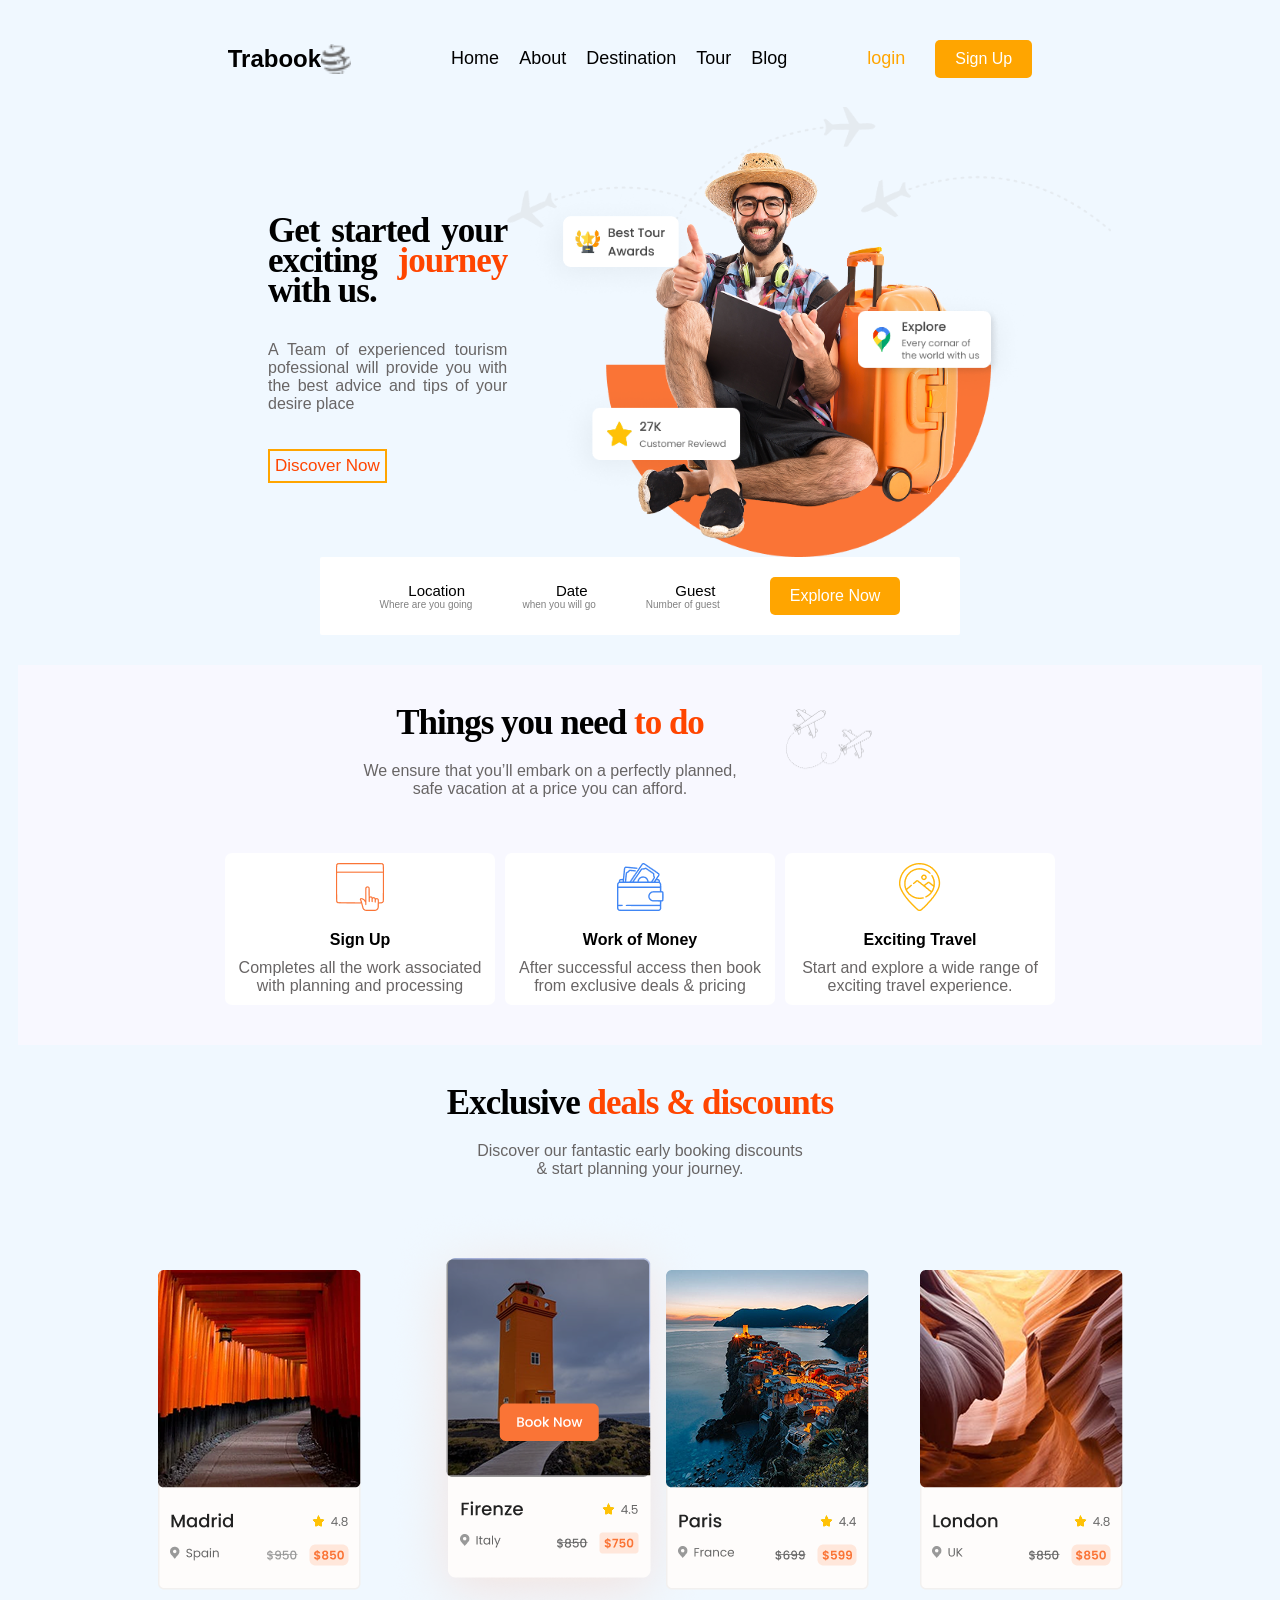
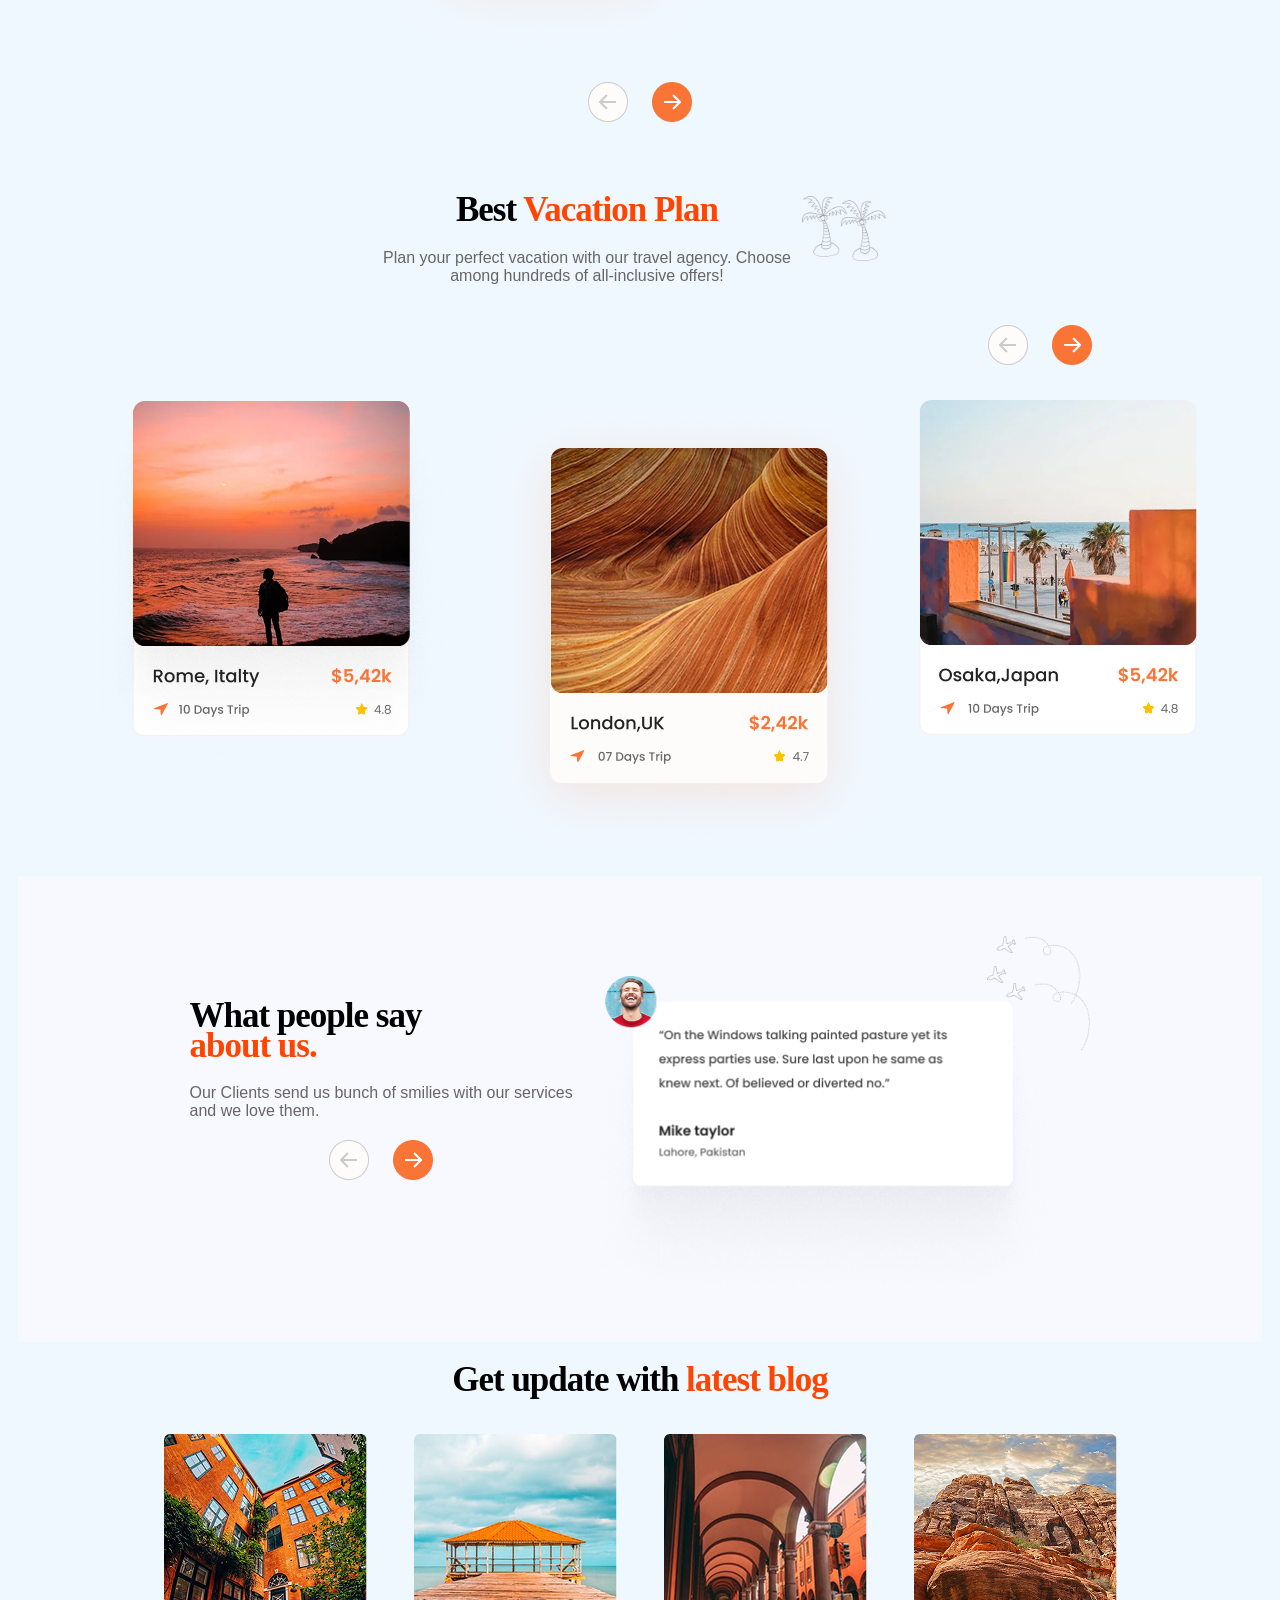
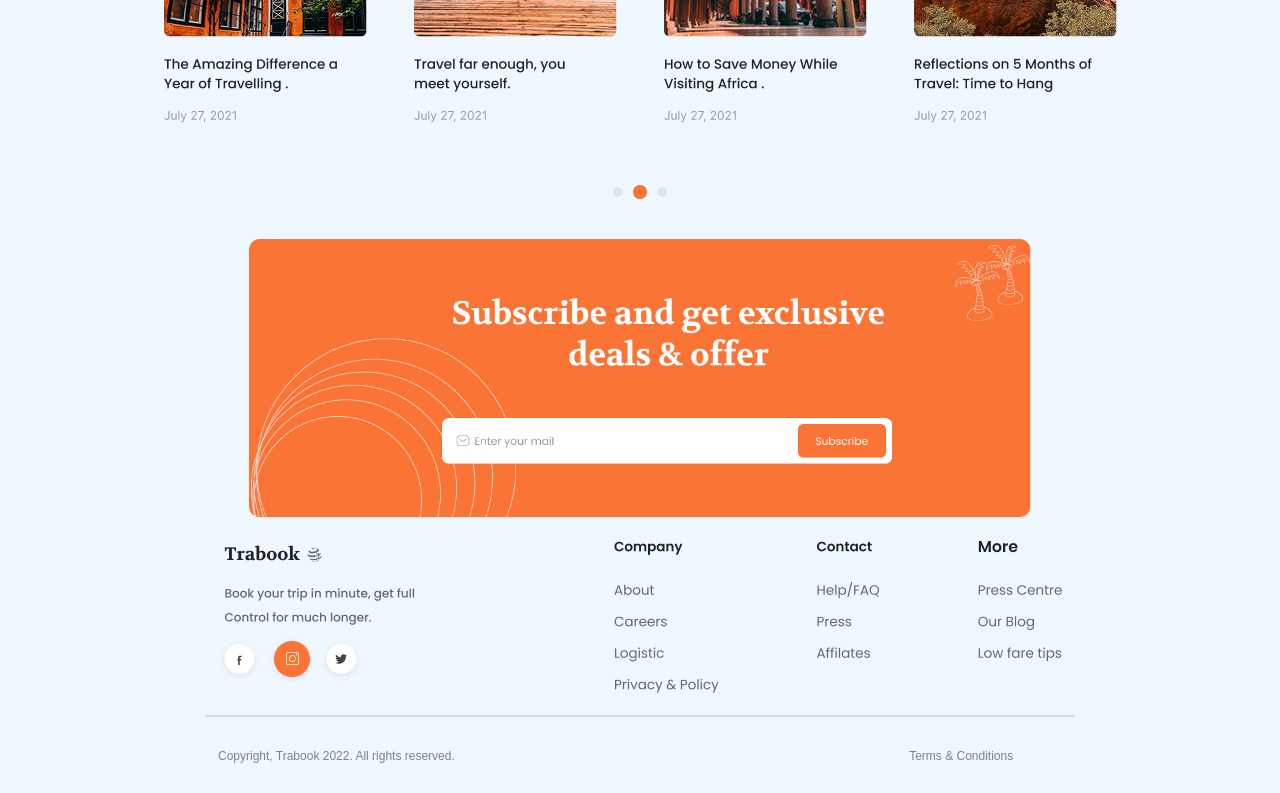
<file: index.html>
<html xmlns="http://www.w3.org/1999/xhtml">
    <head>
        <meta charset="UTF-8">
         <meta name="viewport" content="width=device-width, initial-scale=1.0">
          <link rel="stylesheet" href="./style.css" />
        <body>
            <!-- page1 header section -->
            <div class="flex gap-5 removespace">
                <h2 >Trabook</h2>
                <img src="./assets/globe.png"  width="30px" height="30px" class="logo"/>
                <p class="marginf justify-between">Home</p>
                <p class="marginf">About</p>
                <p class="marginf">Destination</p>
                <p class="marginf">Tour</p>
                <p class="marginf">Blog</p>
                <div class="flex">
                    <p class="color loginmargin">login</p>
                    <button class="button-style">Sign Up</button>
                </div>
            </div>
            <!-- Middle section -->
            <div class="flex removespace">   
                <div class="text-wrap size" >
                    <div>
                        <p class="font-style">Get started your exciting <span class="highlight">journey</span> with us.</p>
                    </div> 
                    <div calss="marginf">
                        <p class="font-colors"> A Team of experienced tourism pofessional will provide you with the best advice and tips of your desire place</p>
                    </div>
                    <div class="discoverbutton">Discover Now</div>
                </div>
                <!-- Image -->
                <div>
                    <img src="./assets/person.png" class="img-details" />
                </div>
            </div> 

             <!-- Footer section -->
            <div class="flex footer-background">
                <div>
                    <div class="footer-style">Location</div>
                    <div class="subfooter-style">Where are you going</div>
                </div>
                <div>
                    <div class="footer-style">Date</div>
                    <div class="subfooter-style">when you will go</div>
                </div>
                <div>
                    <div class="footer-style">Guest</div>
                    <div class="subfooter-style">Number of guest</div>
                </div>
                <button class="button-style">Explore Now</button>
            </div>
            <!-- page1 end -->

            <!-- Page 2  start-->
             <div class="page2color">
                <div class="flex text-align">
                    <div class="text-align">
                        <h1 class="font-style">Things you need <span class="highlight">to do</span></h1>
                        <div class="font-colors text-wrap2">We ensure that you’ll embark on a perfectly planned, <br>safe vacation at a price you can afford.</div> 
                    </div>
                    <div>
                        <img src="./assets/flight.png" class="flight-imgpro" />
                    </div>
                </div>
                <div class="flex rectgap">
                    <div class=" rectpro">
                        <img src="./assets/signup.png"/>
                        <div class="bold-text signup-pro" >Sign Up</div>
                        <div class="font-colors">Completes all the work associated with planning and processing</div>
                    </div>
                    <div class=" rectpro">
                        <img src="./assets/worthmoney.png"/>
                        <div class="bold-text signup-pro" >Work of Money</div>
                        <div class="font-colors">After successful access then book from exclusive deals & pricing</div>
                    </div>
                    <div class=" rectpro">
                        <img src="./assets/excitingtravel.png"/>
                        <div class="bold-text signup-pro">Exciting Travel</div>
                        <div class="font-colors">Start and explore a wide range of exciting travel experience.</div>
                    </div>
                </div>
           </div> 
           <!-- Page 2 end -->
           <!-- Page 3 start Exclusive Deals and Discount -->
            <div>
                <div class="flex text-align">
                    <div>
                        <h1 class="font-style">Exclusive <span class="highlight">deals & discounts</span></h1>
                        <div class="font-colors text-wrap2">Discover our fantastic early booking discounts <br> & start planning your journey.</div> 
                    </div>
                </div>
                <div class="flex ">
                    <div class=" eddrectpro">
                        <img src="./assets/Madrid.png" />
                    </div>
                    <div class=" eddrectpro">
                        <img src="./assets/Firenze.png"/>
                    </div>
                    <div class=" eddrectpro">
                        <img src="./assets/Paris.png"/>
                    </div>
                    <div class=" eddrectpro">
                        <img src="./assets/London.png"/>
                    </div>
                </div>
                <div class="flex"><img src="./assets/Slider-btn.png" class="eddsliderbutton"></div> 
            </div>
            <!-- Page 3 end Exclusive Deals and Discount -->

            <!-- Page 4 start Best vacation plan  -->
             <div>
                <div class="flex text-align">
                    <div>
                        <h1 class="font-style">Best <span class="highlight">Vacation Plan</span></h1>
                        <div class="font-colors text-wrap2">Plan your perfect vacation with our travel agency. Choose <br> among hundreds of all-inclusive offers!</div> 
                    </div>
                    <div>
                        <img src="./assets/coconuttree.png" class="coconut-imgpro" />
                    </div>
                </div>
                <div class="flex"><img src="./assets/Slider-btn.png" class="bvsliderbutton"></div>
             </div>
             <div class="flex bvprectgap">
                    <div class=" bvprectpro">
                        <img src="./assets/Rome.png" />
                    </div>
                    <div class=" bvprectpro">
                        <img src="./assets/LondonUk.png"/>
                    </div>
                    <div class=" bvprectpro">
                        <img src="./assets/Osaka.png"/>
                    </div>
             </div>
            <!-- page 4 end Best vacation plan  -->
            <!-- Page 5 start about -->
              <div class="flex page2color aboutgap">
                    <div class="text-align">
                        <div>
                            <h1 class="aboutfont-style">What people say <br> <span class="highlight">about us.</span></h1>
                            <div class="font-colors abouttext-wrap2">Our Clients send us bunch of smilies with our services <br>and we love them.</div> 
                        </div>
                        <div>
                            <img src="./assets/Slider-btn.png" class="aboutsliderbutton" />
                        </div>
                    </div>
                    <div class="right-section mikeChris-pro">
                        <div><img src="./assets/flight3.png" class="flight3-imgpro"/></div>
                        <div><img src="./assets/mike_taylor.png" class="mike-img"/></div>
                        <!-- <div class=" chrisborder chrisfont-style">
                            <p class="bold-text">Chris Thomas</p> <br>
                             <span class="subfooter-style ceoredpara-pro">CEO of Red Button</span>
                        </div> -->
                    </div>
              </div>
                <!-- Page 5 end about -->
                <!-- Page 6 start Get update with latest blog -->
             <div>
                <div class="text-align">
                            <h1 class="font-style">Get update with <span class="highlight">latest blog</span></h1>
                </div>

                <div class="flex ">
                    <div class=" latestblogpro">
                        <img src="./assets/amzdif.png" />
                    </div>
                    <div class=" latestblogpro">
                        <img src="./assets/trvleno.png"/>
                    </div>
                    <div class=" latestblogpro">
                        <img src="./assets/savemon.png"/>
                    </div>
                    <div class=" latestblogpro">
                        <img src="./assets/reflect.png"/>
                    </div>
                </div>
                <div class="flex">
                    <img src="./assets/dots.png" class="text-align">
                </div>
             </div>
                 <!-- page 6 end Get update with latest blog -->
                  <!-- page 7 start footer section -->
                   <div class="flex">
                    <img src="./assets/Subscribe.png" class="text-align subscribefooter">
                   </div>
                   <div class="flex trabookcontent">
                        <div>
                            <img src="./assets/trabookcontent.png" >
                        </div>
                        <div>
                            <img src="./assets/trabookcontent (2).png" >
                        </div>
                   </div>
                   <div class="line linestyle"></div>
                   <div class="flex footer-style">
                    <div class="linestyle copyright-style"> <p >Copyright, Trabook 2022. All rights reserved.</p></div>
                    <div class="linestyle termscondition-style"><p >Terms & Conditions</p></div>
                   </div>
                   <!--page 7 end footer section -->
        </body>
    </head>
</html>
</file>
<file: style.css>
html,body{
                margin-top: 0Px;
                padding: 5px;
                font-family: Arial, sans-serif;
                align-items: center;
                background-color:aliceblue
            }
            .flex{
                display: flex;
                padding: 20px;
                align-items: center;
                justify-content: center;
            }
            .logo{
                margin-right:100px;
                padding:0px;   
            }
            .loginmargin{
                padding-left: 40px;;
                margin-right: 30px;
                font-size: 18px;

            }
            .marginf{
                margin-right: 20px;
                font-size: 18px;
                align-items: center;
            }
            .font-colors{
                color: rgb(104, 101, 101);
            }
            .button-style{
                padding: 10px 20px;
                background-color: orange;
                border: none;
                border-radius: 5px;
                color: white;
                font-size: 16px;
                cursor: pointer;
            }
            .color{
                color: orange;
                 cursor: pointer;
            }
            .highlight{
                color:orangered;
            }  
            .size{
                width:20%;
                height:auto;
                margin: 0;
                padding: 0;
               
            }
            .font-style{
                font-family:'Times New Roman', Times, serif; 
                font-size: 35px; 
                font-weight: bold;
                line-height: 30px;
                letter-spacing:-1px;
            }      
            .text-wrap{ 
                text-align: justify;
                padding-left: 250px;
                margin-top:0px;
                
            }
            .discoverbutton{
                color:orangered;
                border-color: orange;
                font-size: 17px;
                padding: 5px 5px;
                display: inline-block;
                margin-top: 20px;
                border: 2px solid orange;
            }
            .img-details{
                width:80%;
                height:auto;
            }
            .removespace{
                margin: 0;
                padding: 0;
            }
            .footer-style{
                margin-right: 50px;
                font-size: 15px;
                align-items: center;

            }
            .footer-background{
                width: 600px; 
                text-align: center;
                background-color:white;
                padding: 20px;
                border-radius: 2px;
                margin-top: 20px;
                margin:auto;
                justify-content: center;
                margin-bottom: 30px;
            } 
            .subfooter-style{
                margin-right: 50px;
                font-size: 10px;
                align-items: center;
                color:grey;
            }
            /* page2 */
            .page2color{
                background-color: ghostwhite;
            }
            .text-align{
                text-align: center;
            }
            .text-wrap2{
                text-align: center;
                flex-wrap: wrap;
   
            }
            .flight-imgpro{
                width: 50%;
                height: auto;
            }
            .bold-text{
                font-weight: bold;
            }
            .signup-pro{
                padding-top: 20px;
                padding-bottom: 10px;
            }
            .rectpro{
                width: 250px;
                text-align: center;
                background-color: white;
                padding: 10px;
                border-radius: 7px;
                margin-top: 15px;
                justify-content: center;
                margin-bottom: 20px;
            }
            .rectgap{
                gap:10px;
            }
            .eddrectpro{
                width: 20%;
                height: 20%;
                flex-shrink: 0;
                object-fit: cover;
                flex-wrap: wrap;
                text-align: center;
                padding: 2px;
                margin-top: -10px;
                justify-content: center;
                margin-bottom: -10px;
                align-items: flex-start;
                gap: 20px;
                flex: 0 1 250px;
            } 
            .eddrectgap{
                gap:0px;
            }
            .eddsliderbutton{
                margin: 0px;
                padding: 0px;
                align-items: center;
                justify-content: space-evenly;
                margin-bottom: 10px;
            }
            .bvsliderbutton{
                justify-content: flex-end;
                align-items: center;
                margin-bottom: -5px;
                position: relative;
                left: 400px;
            }
            .coconut-imgpro{
                width: 80%;
                height: auto;
            }
            .bvprectpro{
                flex: 0 1 300px;
                text-align: center;
            }

            .bvprectgap{
                gap:20px;
                display: flex;
                justify-content: center;
                align-items: flex-start;
                flex-wrap: wrap;

            }
            .aboutsliderbutton{
                justify-content: flex-start;
                align-items: center;
                margin-top: 20px;
                position: relative;
                left: 0px;
                margin-bottom: 60px;
            }
            .abouttext-wrap2{
                text-align: start;
                flex-wrap: wrap;
   
            }
            .aboutfont-style{
                font-family:'Times New Roman', Times, serif; 
                font-size: 35px; 
                font-weight: bold;
                line-height: 30px;
                letter-spacing:-1px;
                text-align: start;
                align-items: center;            
            } 
            .flight3-imgpro{
                width: 20%;
                height: auto;
                position: absolute;
                top: 40px;           
                right: 0px;                
                height: auto;
                z-index: 2px;
            }
            .right-section {
            position: relative;
            width: 43%;
            }
            .mike-img {
                margin-top: 80px;
                width: 500px;
                margin-bottom: 0;
                position: relative;
                z-index: 3;
        
            }
            .aboutgap{
                margin-bottom: 0px;
            }
            .ceoredpara-pro{
                justify-content: flex-start;
            }
            .chrisfont-style {
                font-size: 15px;
                color: grey;
            }
            .chrisborder {
                position: absolute;
                top: 290px;
                left: 100px;
                z-index: 1;
                width: 370px;
                padding: 15px;
                background:rgb(237, 237, 250);
                border-left: 2px solid gainsboro;
                border-bottom: 2px solid gainsboro;
                border-right: 2px solid gainsboro;
                border-top: 2px solid gainsboro;
                border-radius: 8px;
                text-align: center;
                opacity: 0.8; 
                /* box-shadow: 0 4px 10px rgba(0,0,0,0.05); */
            }
            .mikeChris-pro {
            position: relative;
            display: inline-block;
            margin-top:0px;
            }
          
             .latestblogpro{
                text-align: center;
                width: 20%;
                margin-top: -5px;
                justify-content: center;
                align-items: center;
                margin-bottom: 20px;
                flex-shrink: 0;
                object-fit: cover;
                flex-wrap: wrap;
                gap: 20px;
                flex: 0 1 250px;
            }
            .subscribefooter{
                width:65%;
                height:auto;
            }
            .trabookcontent{
                margin: 0px;
                padding: 0px;
                align-items: center;
                justify-content: space-evenly;
            }
            .line{
                width: 70%;
                height: 2px;
                background-color: rgb(216, 214, 214);
                margin: 20px auto;
            }
            .linestyle{
                align-items: center;
            }
            .footer-style{
                justify-content: space-between;
                width: 80%;
                padding: 10px 40px;
                margin: 0px;
                padding: 0px;
            }
            .copyright-style{
                color: grey;
                font-size: 12px;
                text-align: start;
                justify-content: space-between;
                padding-left: 200px;
                width: 50%;
            
            }
            .termscondition-style{
                color: grey;
                font-size: 12px;
                justify-content: space-between;
                text-align: left;

            }
</file>
